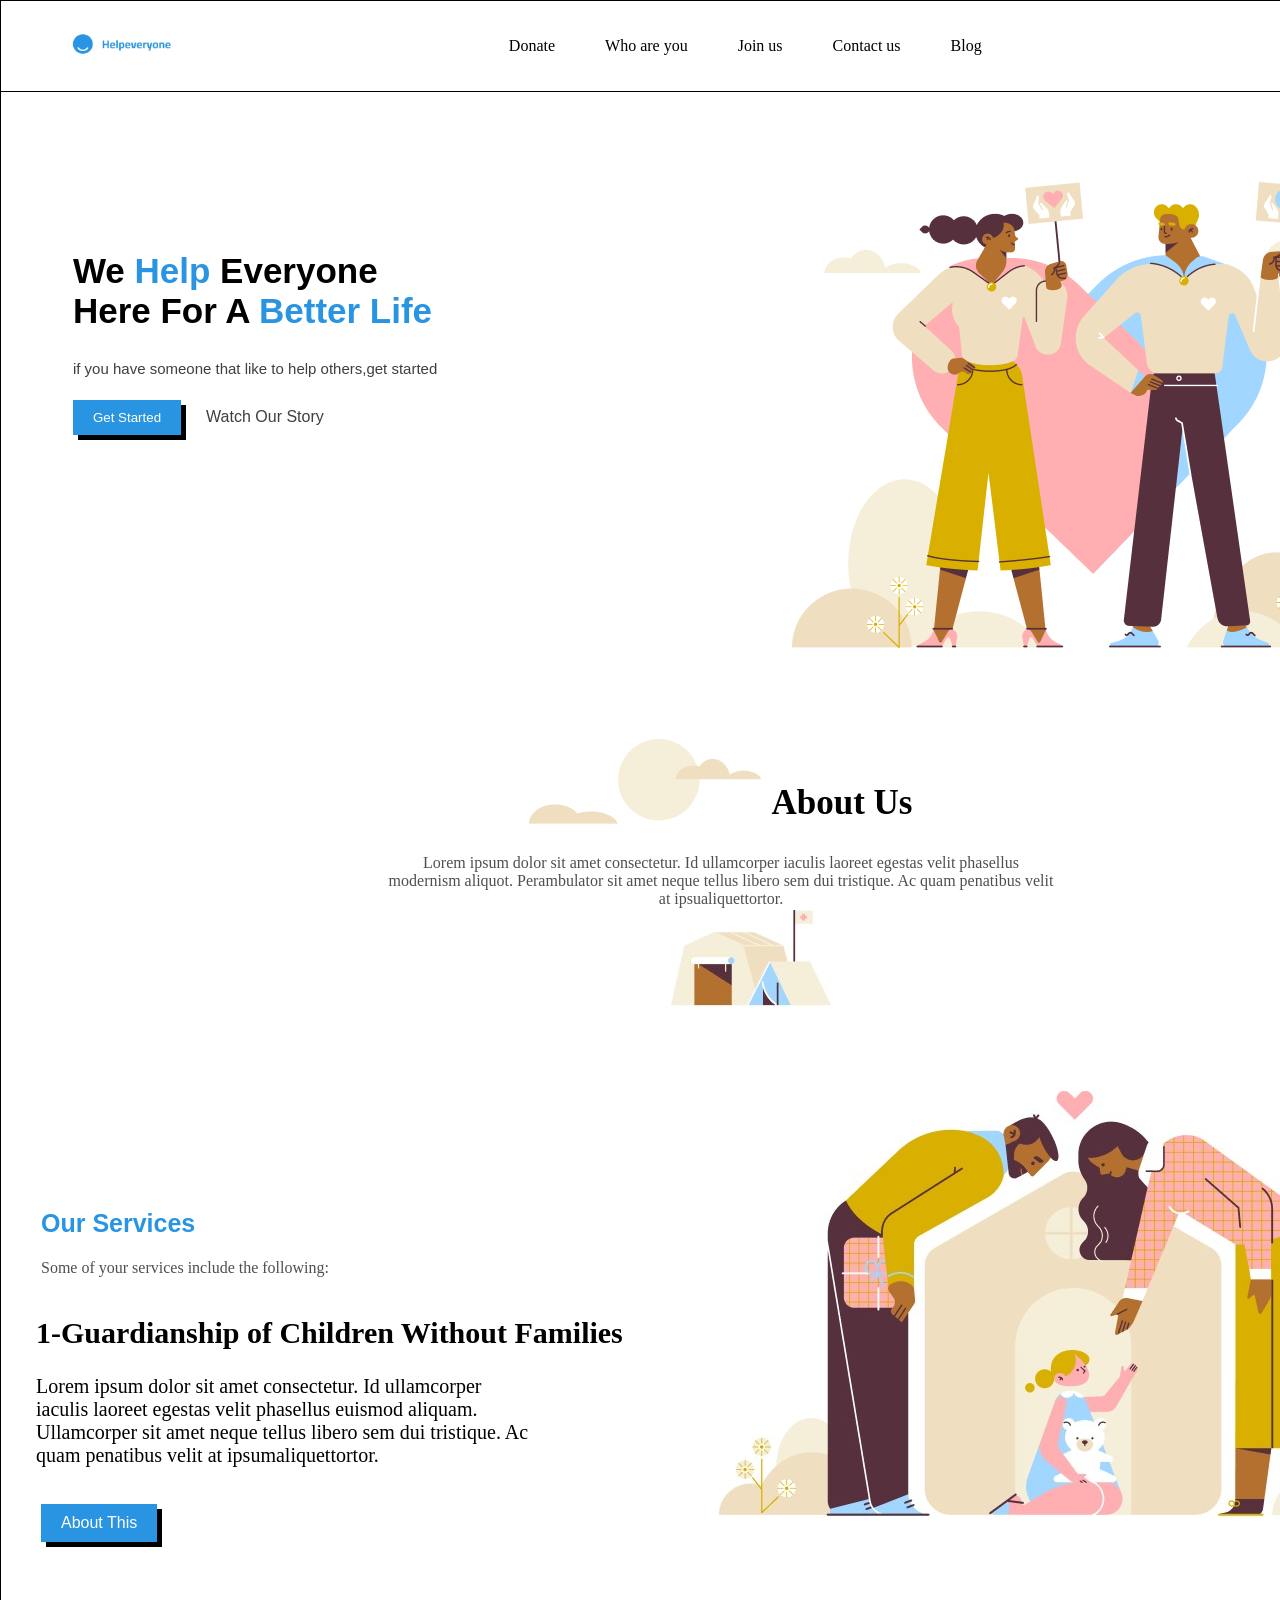
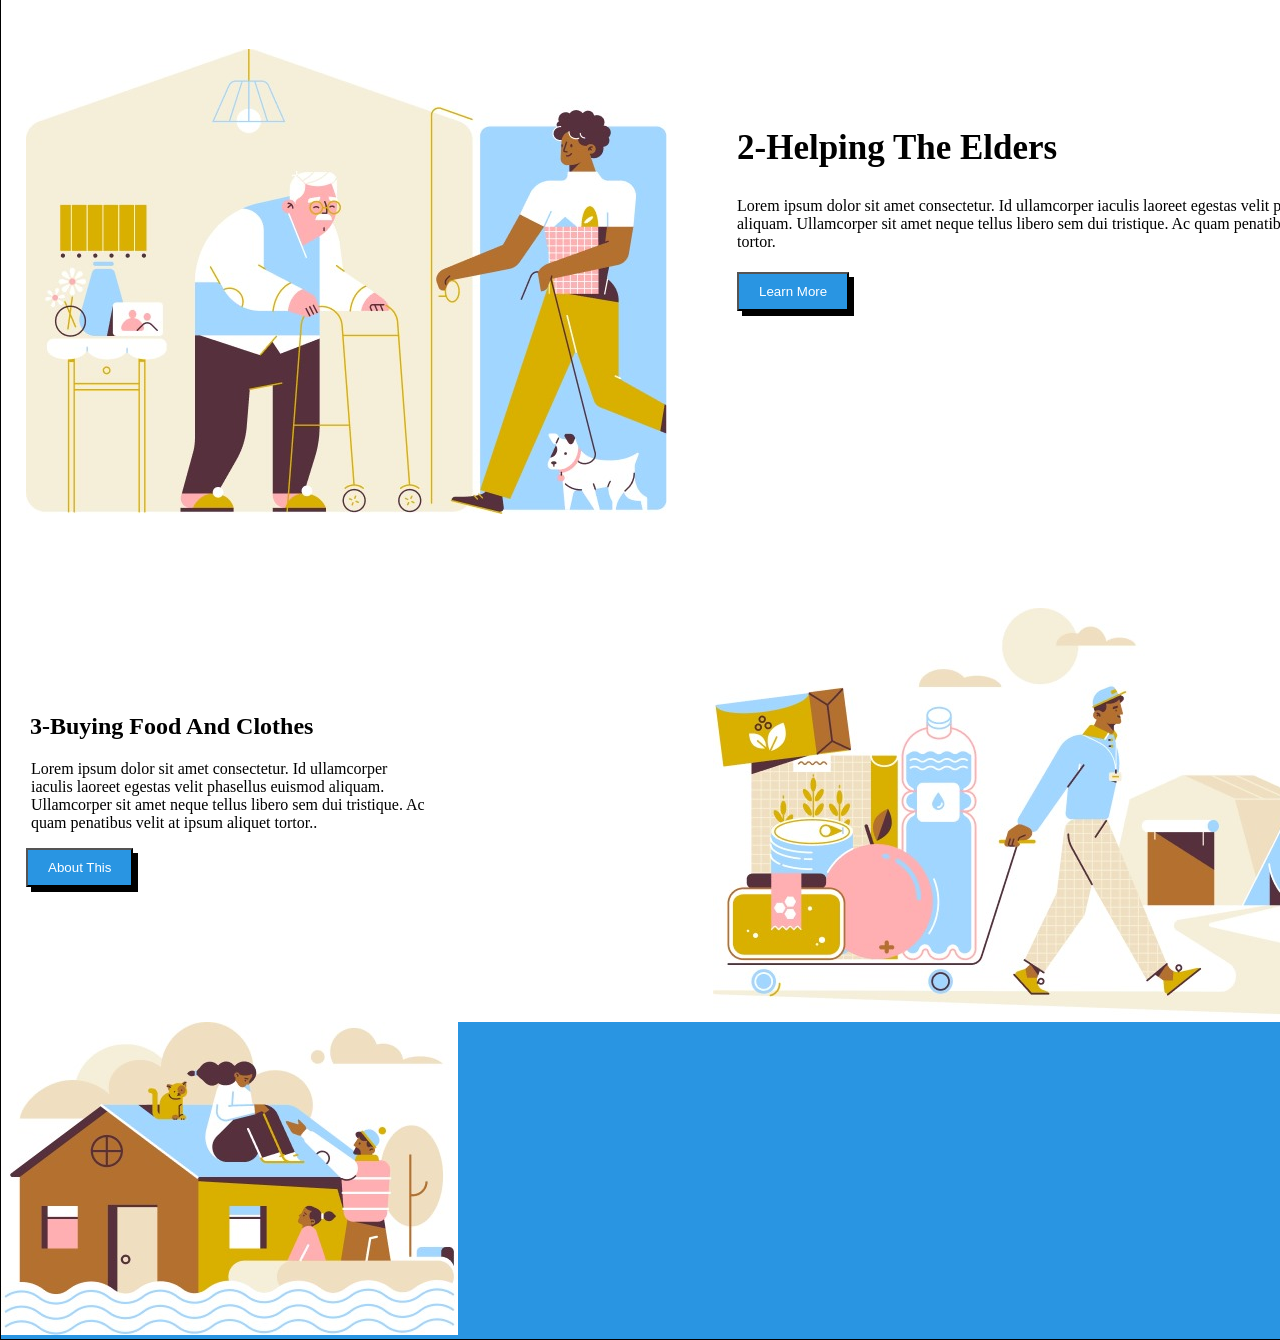
<file: HTML/index.html>
<!DOCTYPE html>
<html lang="en">
<head>
    <meta charset="UTF-8">
    <title>Title</title>
    <link href="style.css" rel="stylesheet" type="text/css" />
</head>
    <body>
        <nav class="header">
            <div class="logo">
                <img src="image/Frame%201.png" alt="Logo">
            </div>

            <div class="menu">
                <ul>
                    <li>Donate</li>
                    <li>Who are you</li>
                    <li>Join us</li>
                    <li>Contact us</li>
                    <li>Blog</li>
                </ul>
            </div>

    <div class="login">
        <button class="first_button">Sign Up</button>
    </div>
</nav>

<section class="second">
    <div class="Text">
        <h1>We <span>Help</span> Everyone <br> Here For A <span>Better Life</span></h1>

        <div>
            <p class="another_text"> if you have someone that like to help others,get started</p>
        </div>


        <div class="another_button">
            <button class="second_button"> Get Started</button>
            <p> Watch Our Story</p>
        </div>
    </div>

    <div class="second_image">
        <img src="image/Group%2016.png" alt="">
    </div>
</section>

<section class="third">
    <div class="second_heading">
        <div class="image">
            <img src="image/SUN%20&%20CLOUDS.png" alt="">
        </div>
        <div class="text">
            <h1> About Us </h1>
        </div>
    </div>

    <div class="fourth_text">
        <p> Lorem ipsum dolor sit amet consectetur. Id ullamcorper iaculis laoreet egestas velit phasellus
        <br>modernism aliquot. Perambulator sit amet neque tellus libero sem dui tristique. Ac quam penatibus velit
        <br> at ipsualiquettortor.</p>
    </div>

    <div class="middle_pics">
        <img src="image/first%20picture.jpg" alt="">
    </div>
</section>
        <section class="navbar2">
            <div>
                <div class="services">
                    <h1>Our Services</h1>
                    <p>Some of your services include the following:</p>
                </div>

                <div class="firstOne">
                    <h2>1-Guardianship of Children Without Families</h2>
                    <p>Lorem ipsum dolor sit amet consectetur. Id ullamcorper
                        <br>iaculis laoreet egestas velit phasellus euismod aliquam.
                        <br>Ullamcorper sit amet neque tellus libero sem dui tristique. Ac
                        <br>quam penatibus velit at ipsumaliquettortor.</p>
                </div>

                <div class="third_button">
                    <button aria-label="Learn more about guardianship services">About This</button>
                </div>
            </div>

            <div class="second_logo">
                <img src="image/second picture.jpg">
            </div>
        </section>

        <section class="third_section">

            <div class="third_section_image">
                <img src="image/third picture.jpg" alt="Elders Support">
            </div>

            <div class="third_section_content">
                <h1>2-Helping The Elders</h1>
                <p>Lorem ipsum dolor sit amet consectetur. Id ullamcorper iaculis
                    laoreet egestas velit phasellus euismod aliquam. Ullamcorper sit amet neque
                    tellus libero sem dui tristique. Ac quam penatibus velit at ipsum aliquet tortor.</p>

                <div class="third_section_button">
                    <button aria-label="Learn more about helping the elders">Learn More</button>
                </div>
            </div>
        </section>

        <section class="navbar4">

                <div class="fourth_section">
                    <h2> 3-Buying Food And Clothes</h2>
                    <p>Lorem ipsum dolor sit amet consectetur. Id ullamcorper
                    <br>iaculis laoreet egestas velit phasellus euismod aliquam.
                    <br>Ullamcorper sit amet neque tellus libero sem dui tristique. Ac
                    <br> quam penatibus velit at ipsum aliquet tortor..</p>

                    <div class="fourth_button">
                        <button aria-label="Learn more about guardianship services">About This</button>
                    </div>
                </div>

            <div class="fourth_logo">
                <img src="image/Fourth%20picture.jpg" alt="">
            </div>
        </section>

        <section class="fifth_section">
            <div class="fifth_section_image">
                <img src="image/Fifth%20picture.jpg" alt="">
            </div>
        </section>

    </body>
</html>
</file>
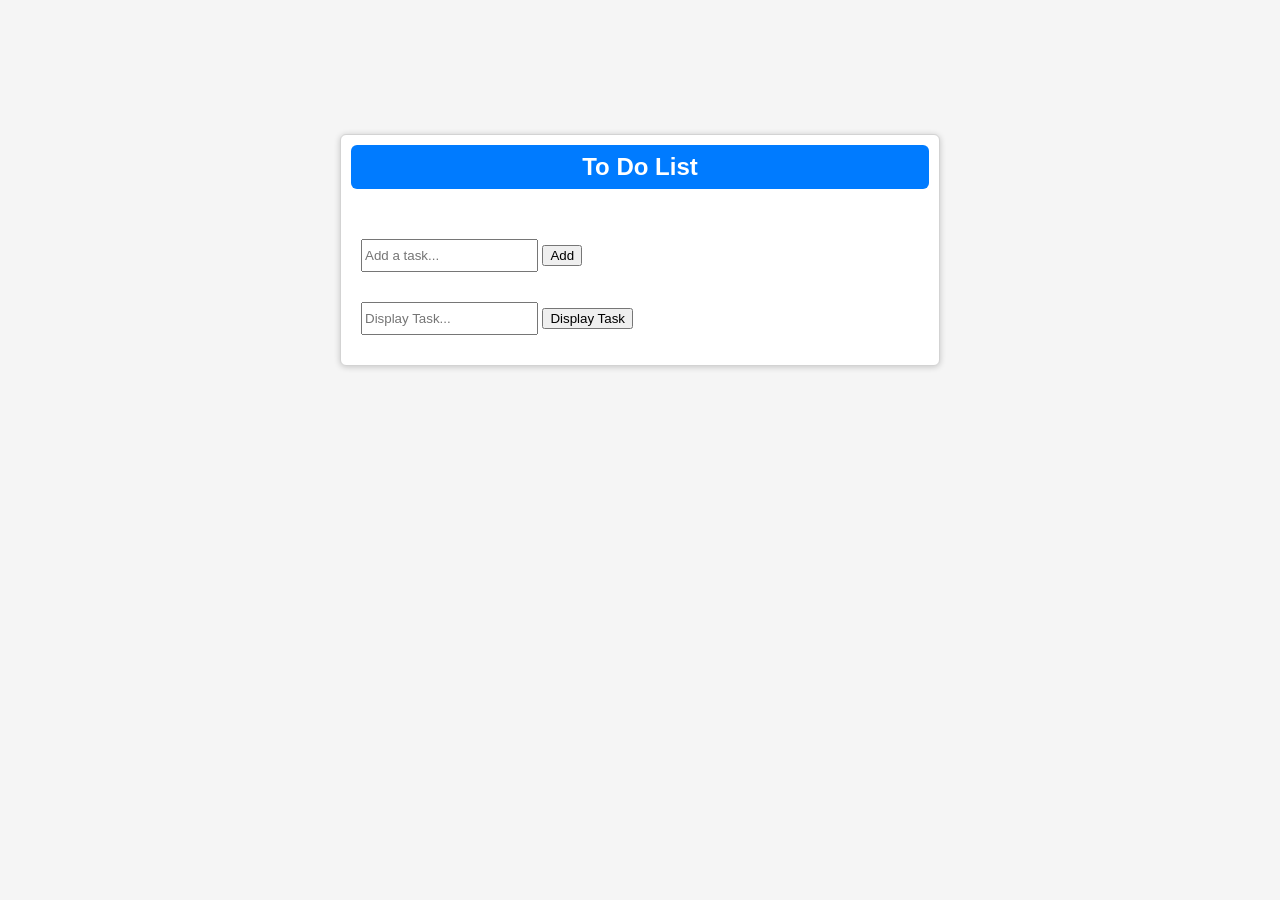
<file: HTML/html2.html>
<!DOCTYPE html>
<html lang="en">
<head>
    <meta charset="UTF-8">
    <meta name="viewport" content="width=device-width, initial-scale=1.0">
    <link rel="stylesheet" href="style2.css">
    <title>My To Do List</title>
</head>
<body>
<div id="container">
    <header>
        <div id="logo">
            <h1 class="title">To Do List</h1>
        </div>
    </header>


    <form type = "submit"id="add-Task">
        <input type="text" placeholder="Add a task..." />
        <button>Add</button>
    </form>

    <form type = " submit" id="display-task">
        <input type="text" placeholder="Display Task..." />
        <button>Display Task</button>
    </form>
</div>
</body>
</html>
</file>
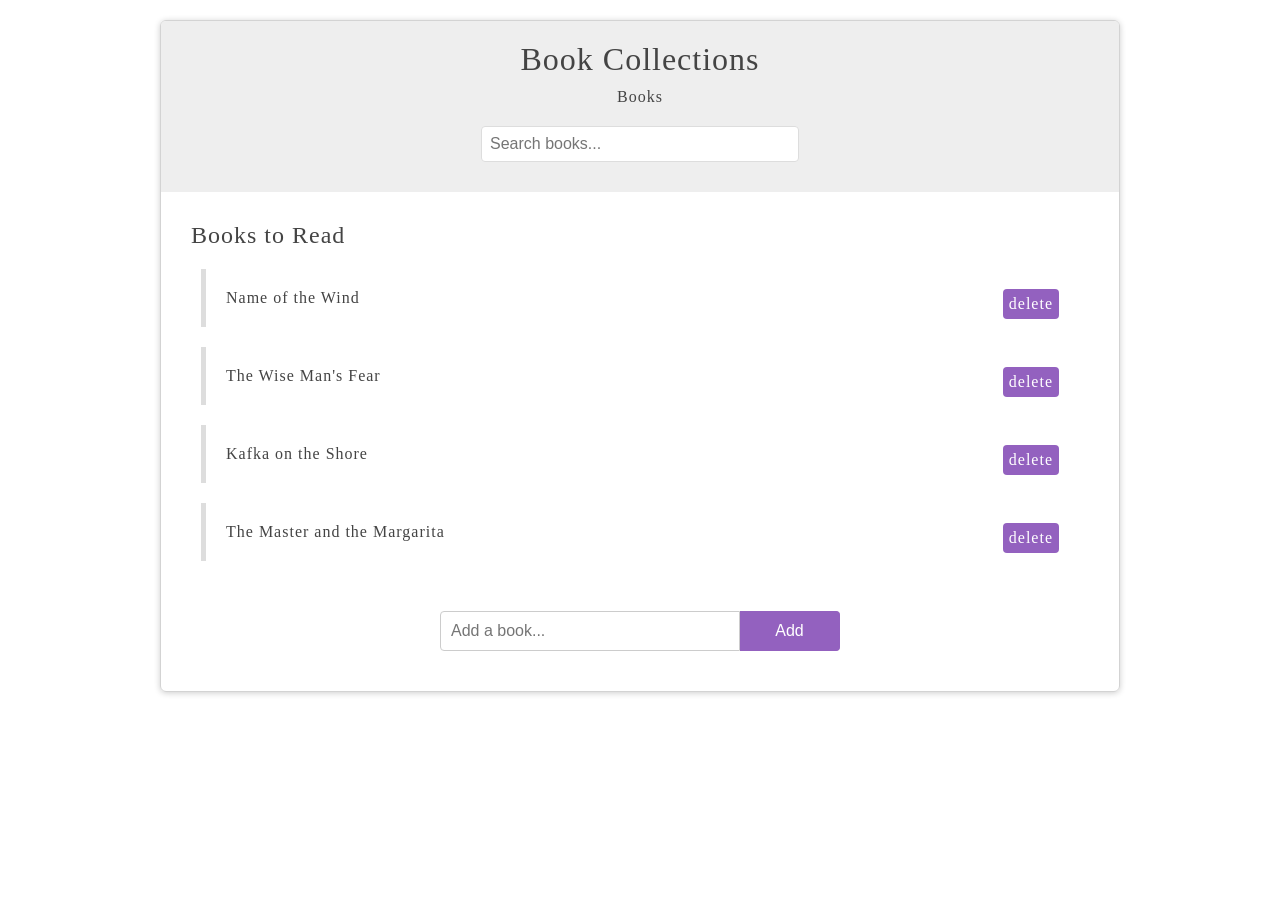
<file: HTML/index1.html>
<!DOCTYPE html>
<html>
<head>
    <meta charset="utf-8">
    <link href="index1.css" rel="stylesheet" />
    <title>JavaScript DOM </title>
    <script src="Script.js" defer></script>
</head>
<body>
<div id="wrapper">
    <header>
        <div id="page-banner">
            <h1 class="title"> Book Collections</h1>
            <p>Books</p>
            <form id="search-books">
                <input type="text" placeholder="Search books..." />
            </form>
        </div>
    </header>
    <div id="book-list">
        <h2 class="title">Books to Read</h2>
        <ul>
            <li>
                <span class="name ">Name of the Wind</span>
                <span class="delete">delete</span>
            </li>
            <li>
                <span class="name">The Wise Man's Fear</span>
                <span class="delete">delete</span>
            </li>
            <li>
                <span class="name">Kafka on the Shore</span>
                <span class="delete">delete</span>
            </li>
            <li>
                <span class="name">The Master and the Margarita</span>
                <span class="delete">delete</span>
            </li>
        </ul>
    </div>
    <form type = "submit"id="add-book">
        <input type="text" placeholder="Add a book..." />
        <button>Add</button>
    </form>

</div>
</body>
</html>
</file>
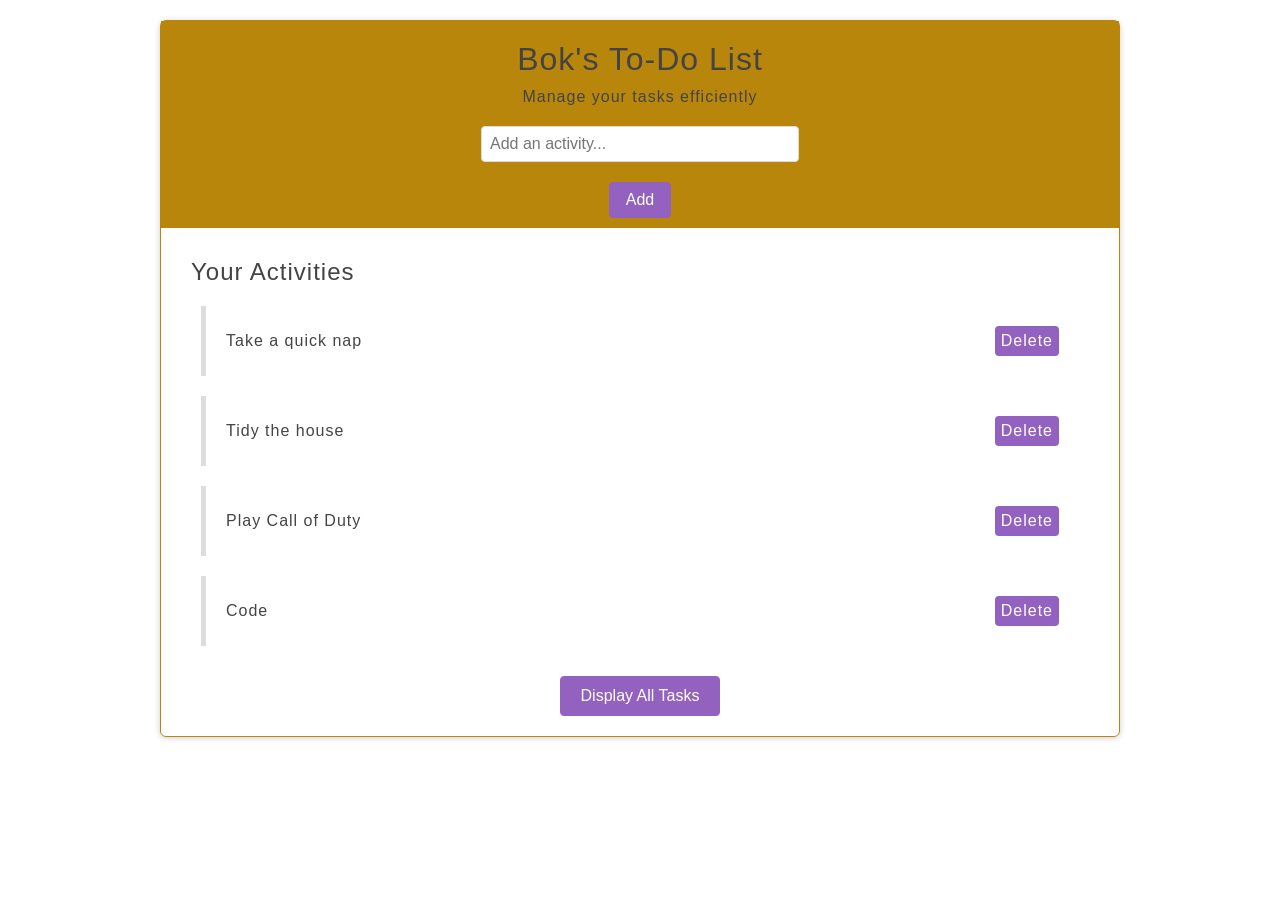
<file: HTML/To Do List.html>
<!DOCTYPE html>
<html lang="en">
<head>
    <meta charset="UTF-8">
    <meta name="viewport" content="width=device-width, initial-scale=1.0">
    <link href="ToDoList.css" rel="stylesheet">
    <title>JavaScript DOM - To-Do List</title>
    <script src="To Do List.js" defer></script>
</head>
<body>
<div id="wrapper">
    <header>
        <div id="page-banner">
            <h1 class="title">Bok's To-Do List</h1>
            <p>Manage your tasks efficiently</p>
            <form id="search-books">
                <input type="text" placeholder="Add an activity..." aria-label="Add a new task">
                <button type="submit">Add</button>
            </form>
        </div>
    </header>
    <div id="book-list">
        <h2 class="title">Your Activities</h2>
        <ul>
            <li>
                <span class="name">Take a quick nap</span>
                <span class="delete">Delete</span>
            </li>
            <li>
                <span class="name">Tidy the house</span>
                <span class="delete">Delete</span>
            </li>
            <li>
                <span class="name">Play Call of Duty</span>
                <span class="delete">Delete</span>
            </li>
            <li>
                <span class="name">Code</span>
                <span class="delete">Delete</span>
            </li>
        </ul>
    </div>
    <form id="display-task">
        <button type="submit">Display All Tasks</button>
    </form>
</div>
</body>
</html>
</file>
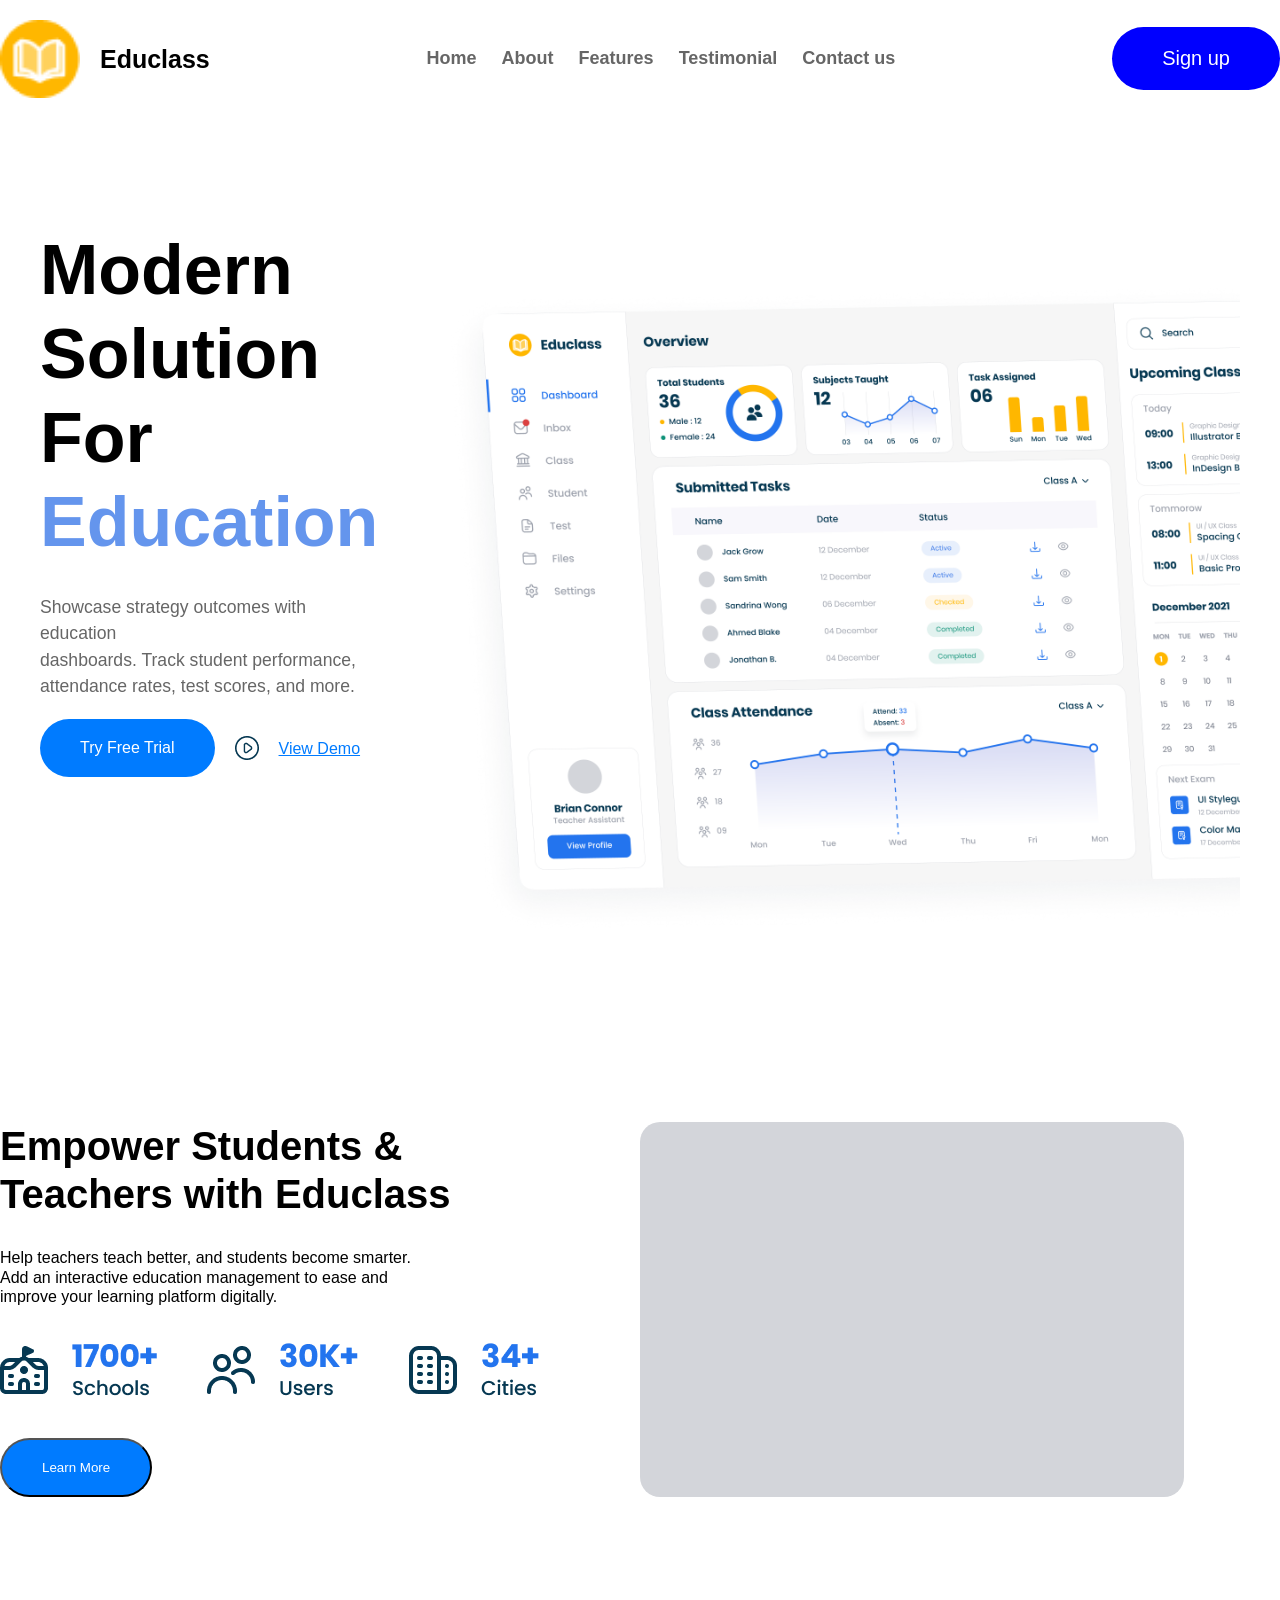
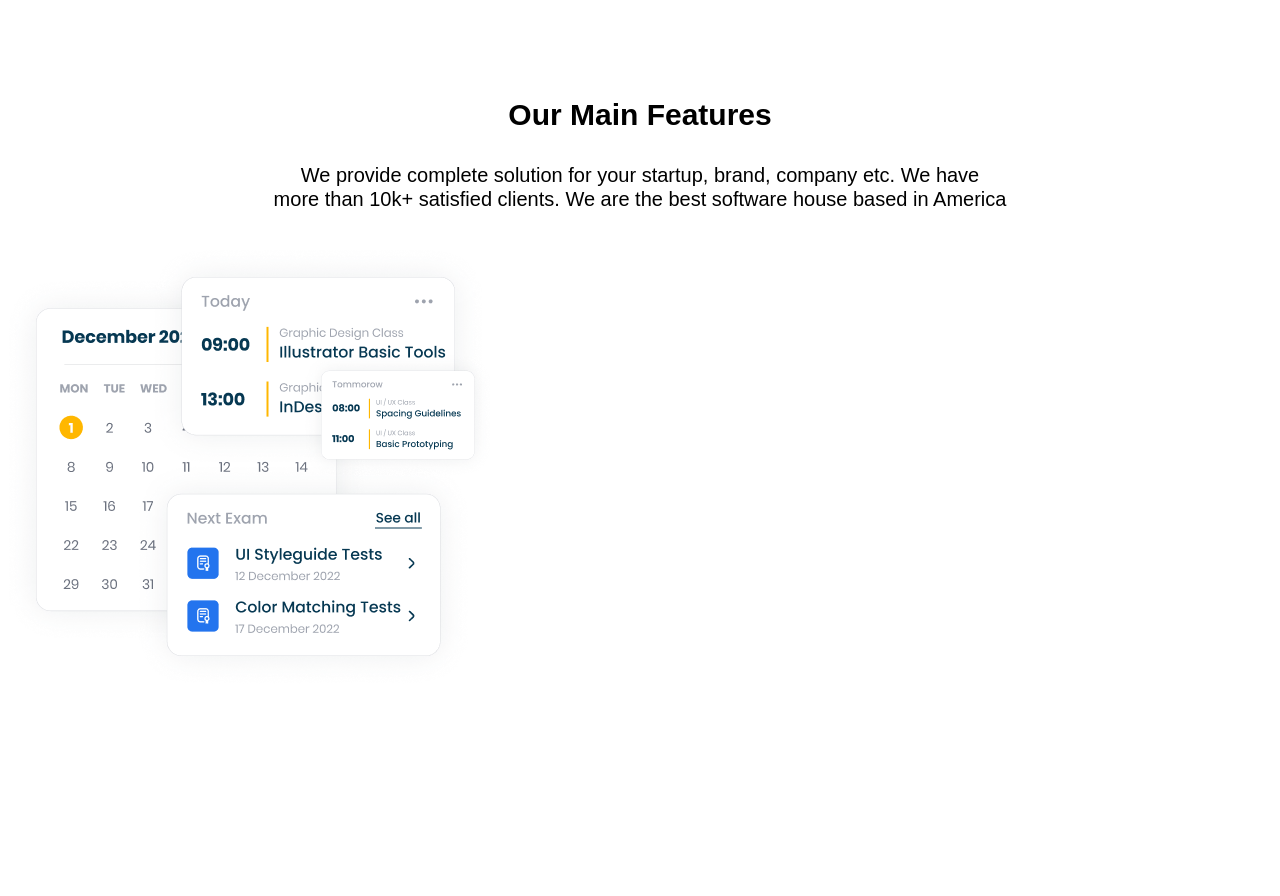
<file: untitled/src/Landing page/LandingPage.html>
<!DOCTYPE html>
<html lang="en">
<head>
    <meta charset="UTF-8">
    <meta name="viewport" content="width=device-width, initial-scale=1.0">
    <title>Education</title>
    <link rel="stylesheet" href="./style.css">
</head>
<body>
<header id="header">
    <div class="logo-box">
        <img class="Website-Logo" src="images/Group%2013.png" alt="Community Helpers">
        <h3>Educlass</h3>
    </div>

    <div class="header-content">
        <nav class="nav-bar">
            <ul>
                <li><a class="nav-link" href="#">Home</a></li>
                <li><a class="nav-link" href="#">About</a></li>
                <li><a class="nav-link" href="#">Features</a></li>
                <li><a class="nav-link" href="#">Testimonial</a></li>
                <li><a class="nav-link" href="#">Contact us</a></li>
            </ul>
        </nav>
    </div>

    <div>
        <button class="signUp-btn">Sign up</button>
    </div>
</header>

<section id="second-section">
    <div class="second-section-content">
        <h1>Modern <br>Solution For <br> <span>Education</span></h1>
        <p class="description">Showcase strategy outcomes with education <br> dashboards. Track student performance, <br> attendance rates, test scores, and more.</p>
        <div class="button-demo-container">
            <button class="second-section-content-button">Try Free Trial</button>
            <img class="play-image" src="images/Group%2014320.png" alt="Play">
            <p class="view-demo">View Demo</p>
        </div>
    </div>
    <div class="second-image">
        <img class="second-logo" src="images/Dashboard.png" alt="Community Helpers">
    </div>
</section>

<section id="third-section">
    <div class="third-section-content">
        <h1> Empower Students & <br>Teachers with Educlass</h1>
        <p> Help teachers teach better, and students become smarter. <br>Add an interactive education management to ease and <br>improve your learning platform digitally.</p>
        <div class="image-container">
            <img class="school" src="images/school" alt="Community Helpers">
            <img class="user" src="images/user" alt="Community Helpers">
            <img class="cities" src="images/cities" alt="Community Helpers">
        </div>
        <button class="third-section-content-button"> Learn More </button>
    </div>
    <div class="empty-div">
    </div>
</section>
    <section id="fourth-section">
        <div class="middle-header">
           <h1> Our Main Features</h1>
            <p> We provide complete solution for your startup, brand, company etc. We have <br> more than 10k+ satisfied clients. We are the best software house based in America</p>
        </div>
        <div class="middle-content">
            <img class="middle-logo" src="images/middleImage.png" alt="Community Helpers">
        </div>
    </section>
</body>
</html>
</file>
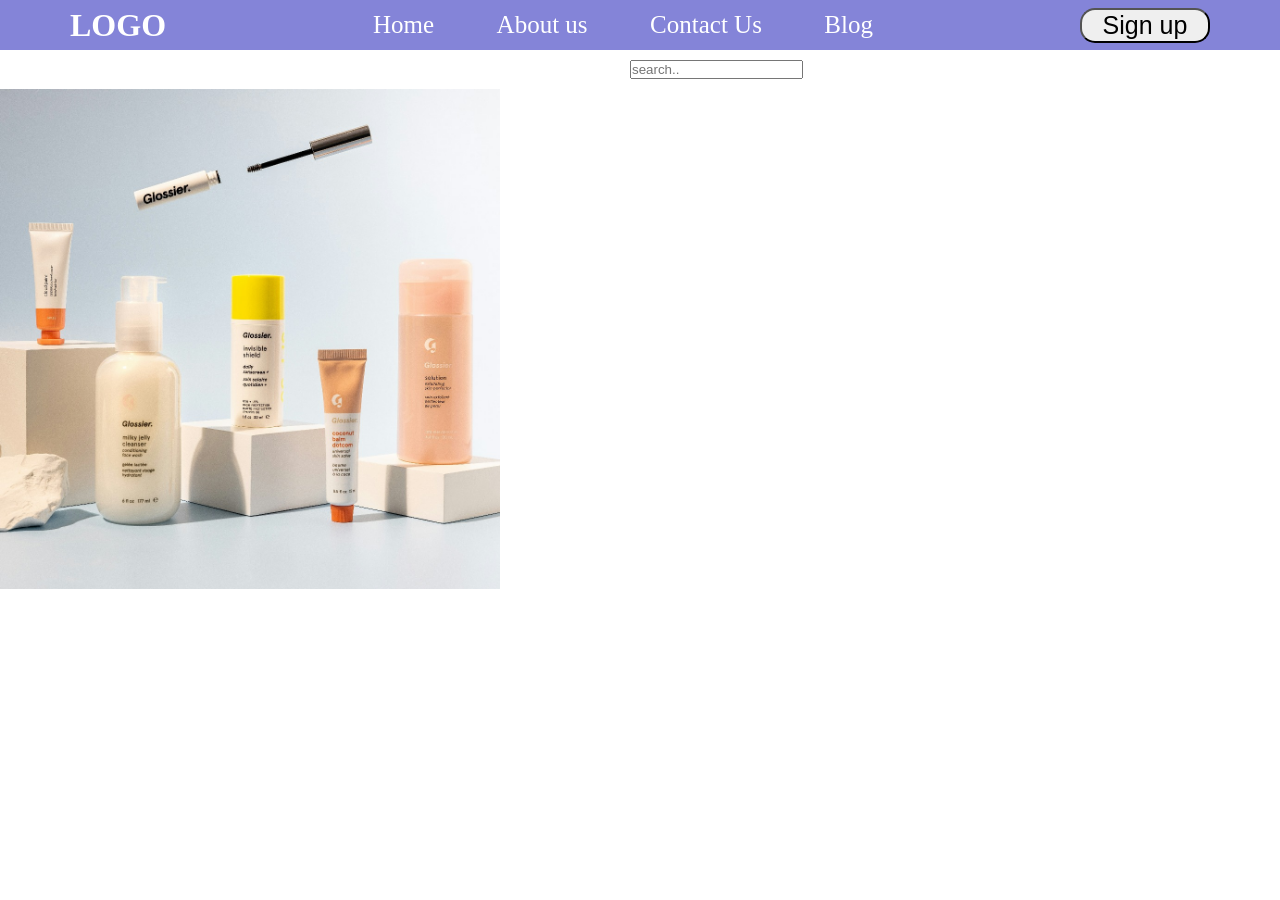
<file: untitled/src/ProductApp/product.html>
<!DOCTYPE html>
<html lang="en">
<head>
    <meta charset="UTF-8">
    <title>Title</title>
    <link rel="stylesheet" href="style.css">
</head>
<body>
<div class="MainContainer">
    <div class="mainWrapper">
        <div class="firstNavBar">
            <div class="navBarContainer">
                <div>
                    <h1> LOGO </h1>
                </div>
                <div class="navLinks">
                    <ul>
                        <li><a href=""> Home </a></li>
                        <li><a href=""> About us </a></li>
                        <li><a href=""> Contact Us </a></li>
                        <li><a href=""> Blog </a></li>
                    </ul>
                </div>
                <div>
                    <div class="signUp">
                        <button> Sign up </button>
                    </div>
                </div>
            </div>
            <div class="searchContainer">
                <input placeholder="search.." type="search" name="" id="">
            </div>
            <div class="ImagesContainer">
                <img src="image/product.jpeg"alt="">
            </div>
        </div>
    </div>
</div>
</body>
<script src="product.js"></script>
</html>
</file>
<file: HTML/style.css>
body {
    margin: 0 auto;
    border: 1px solid black;
    outline: 2px solid black;
    width: 1440px;
}

nav {
    display: flex;
    justify-content: space-between;
    align-items: center;
    padding: 20px 70px;
    border-bottom: 1px solid black;
}

.logo img {
    width: 100px;
    cursor: pointer;
}

.menu ul {
    list-style: none;
    display: flex;
    justify-content: space-between;
    align-items: center;
    gap: 50px;
    cursor: pointer;
}

.menu ul li {
    list-style: none;
    cursor: pointer;
}

.first_button {
    padding: 5px 20px;
}

.first_button button {
    border-radius: 0.375rem;
    border: none;
    font-size: 1rem;
}

.login {
    display: flex;
    align-items: center;
}

.Text {
    margin-right: 40px;
    padding-right: 220px;
}

.second_image {
    display: flex;
}

.second {
    display: flex;
    justify-content: center;
    padding-top: 90px;
}

.another_text{
    font-size: 2px;
    color: #3F3F3F;
}

.second h1 {
    font-weight: bold;
    font-family: "Segoe UI", Tahoma, Geneva, Verdana, sans-serif;
    font-size: 35px;
    padding-top: 40px;
    margin-right: 100px;
}

.second p {
    font-size: 15px;
    font-family: Arial, Helvetica, sans-serif;
}

.second span {
    color: #2995E2;
}

.another_button {
    display: flex;
    align-items: center;
    gap: 25px;
}

.another_button p {
    color: #3F3F3F;
    font-size: 16px;
}

.second_button {
    padding: 10px  20px;
    box-shadow: 5px 5px black;
    background-color: #2995E2;
    color: white;
    border: none;
}

.second_heading{
    display: flex;
    justify-content: center;
    padding-top: 90px;
    gap: 10px;
}

.text h1{
    font-size: 35px;
    padding-top: 15px;
}

.fourth_text p{
    text-align: center;
    margin: 2px;
    color: #4F4F4F;
}

.middle_pics{
   padding-left: 670px;
}

.services{
    padding-left: 35px;
    padding-top: 97px;
}
.services h1 {
    padding-left: 5px;
    font-family: Cairo, Arial, Helvetica, sans-serif ;
    font-size: 25px;
    color: #2995E2;
}

.services p {
    color: #4F4F4F;
    padding-left: 5px;
    padding-bottom: 15px;
}

.firstOne {
    padding-left: 35px;
    font-size: 20px;
}

.firstOne h2{
    padding-right: 2px;
}

.navbar2{
    padding-top: 80px;
    display: flex;
    justify-content: space-between;
}

.third_button{
    padding-left: 20px;
    margin-left: 20px;
}

.third_button button {
    padding: 10px 20px;
    margin: 17px 0;
    background-color: #2995E2;
    color: white;
    border: none;
    box-shadow: 5px 5px black;
    font-size: 16px;
    cursor: pointer;
}


.third_button button:active {
    background-color: #15609e;
}

.third_section{
    display: flex;
}

.third_sub{
    display: flex;
}

.third_section h1 {
    font-size: 35px;
    padding-top: 140px;
    padding-left: 70px;

}

.third_section_image{
    padding-top: 90px;
    padding-left: 25px;
}

.third_section p{
    padding-left: 70px;
}

.third_section_button{
    padding-left: 70px;
    padding-top: 5px;
    padding-bottom: 5px;
}

.third_section_button button{
    background-color: #2995E2;
    color: white;
    padding: 10px 20px;
    box-shadow: 5px 5px black;
    cursor: pointer;
}

.third_section_button button:active {
    background-color: #15609e;
}

.fourth_section h2{
    padding-left: 29px;
    padding-top: 100px;
}

.navbar4 p{
    padding-left: 30px;
}

.navbar4 {
    display: flex;
    justify-content: space-between;
}

.fourth_button{
    padding-left: 25px;
}

.fourth_button button{
    padding: 10px 20px;
    box-shadow: 5px 5px black;
    color: white;
    background-color: #2995E2;
    cursor: pointer;
}

.fourth_button button:active {
    background-color: #15609e;
}

.fourth_section{
    padding-top: 75px;
}

.fourth_logo img{
    padding-top: 90px;
    padding-right: 50px;
}

.fifth_section{
    background-color: #2995E2;
}

@media (max-width: 768px) {
    .third_button button {
        padding: 8px 15px;
        font-size: 14px;
    }
}
</file>
<file: HTML/style2.css>
body {
    margin: 0;
    padding: 0;
    min-height: 100vh;
    display: flex;
    justify-content: center;
    align-items: center;
    font-family: Arial, sans-serif;
    background-color: #f5f5f5;
}
#container {

    width: 90%;
    max-width: 600px;
    margin-top: -400px;
    border-radius: 6px;
    box-shadow: 0px 1px 6px rgba(0,0,0,0.2);
    box-sizing: border-box;
    padding: 10px;
    overflow: hidden;
    border: 1px solid lightgray;
    background-color: white;

}

#container header{
    border-radius: 6px;
}
header {
    width: 100%;
    background-color: #007bff;
    text-align: center;
    padding: 8px 0;
    border-radius: 4px 4px 0 0;
}

#logo .title {
    margin: 0;
    font-size: 1.5em;
    color: white;
}

/*#add-task{*/
/*    margin-top: 10px;*/
/*    width: 100%;*/
/*    max-width: 300px;*/
/*    margin-left: auto;*/
/*    margin-right: auto;*/
/*}*/

/*#add-task{*/
/*    width: 400px;*/
/*    margin: 0 auto;*/
/*    padding-top: 60px;*/
/*}*/

/*#add-task input{*/
/*    display: block;*/
/*    margin: 20px 0;*/
/*    padding: 10px;*/
/*    border: 1px solid #ccc;*/
/*    font-size: 16px;*/
/*    border-radius: 4px 0 0 4px;*/
/*    box-sizing: border-box;*/
/*    width: 300px;*/
/*    float: left;*/
/*}*/

/*#add-task button{*/
/*    border: 1px solid #9361bf;*/
/*    background: #9361bf;*/
/*    padding: 10px 20px;*/
/*    font-size: 16px;*/
/*    display: inline-block;*/
/*    margin: 0;*/
/*    border-radius: 0 4px 4px 0;*/
/*    cursor: pointer;*/
/*    width: 100px;*/
/*    float: left;*/
/*    margin: 20px 0;*/
/*    border-left: 0;*/
/*    color: white;*/
/*}*/

/*#add-task:after{*/
/*    content: '';*/
/*    display: block;*/
/*    clear:both;*/
/*}*/



#add-Task{
    padding-top: 50px;
    padding-bottom: 10px;
    padding-left: 10px;
}

#add-Task input{
    padding-top: 7px;
    padding-bottom: 7px;
}

#display-task{
    padding-top:  20px;
    padding-bottom:  20px;
    padding-left: 10px;

}

#display-task input{
    padding-top: 7px;
    padding-bottom: 7px;
}
</file>
<file: HTML/index1.css>
body{
    font-family: Tahoma;
    color: #444;
    letter-spacing: 1px;
}

h1, h2{
    font-weight: normal;
}

#wrapper{
    width: 90%;
    max-width: 960px;
    margin: 20px auto;
    border-radius: 6px;
    box-shadow: 0px 1px 6px rgba(0,0,0,0.2);
    box-sizing: border-box;
    padding: 0 0 20px;
    overflow: hidden;
    border: 1px solid lightgray;
}

#page-banner{
    background: #eee ;
    padding: 10px 0;

}

#page-banner h1, #page-banner p{
    width: 100%;
    text-align: center;
    margin: 10px 0;
}

#page-banner input{
    width: 90%;
    max-width: 300px;
    margin: 20px auto;
    display: block;
    padding: 8px;
    border: 1px solid #ddd;
    border-radius: 4px;
    font-size: 16px;
    color: #444;
}

#book-list, #add-book, #tabbed-content{
    margin: 30px;
}

#book-list ul, #tabbed-content ul{
    list-style-type: none;
    padding: 0;
}

#book-list li{
    padding: 20px;
    border-left: 5px solid #ddd;
    margin: 20px 10px;
}

#book-list li:hover{
    border-color: #9361bf;
}

.delete{
    float: right;
    background: #9361bf;
    padding: 6px;
    border-radius: 4px;
    cursor: pointer;
    color: white;
}

.delete:hover{
    background: #333;
}

#add-book{
    width: 400px;
    margin: 0 auto;
}

#add-book input{
    display: block;
    margin: 20px 0;
    padding: 10px;
    border: 1px solid #ccc;
    font-size: 16px;
    border-radius: 4px 0 0 4px;
    box-sizing: border-box;
    width: 300px;
    float: left;
}

#add-book button{
    border: 1px solid #9361bf;
    background: #9361bf;
    padding: 10px 20px;
    font-size: 16px;
    display: inline-block;
    margin: 0;
    border-radius: 0 4px 4px 0;
    cursor: pointer;
    width: 100px;
    float: left;
    margin: 20px 0;
    border-left: 0;
    color: white;
}

#add-book:after{
    content: '';
    display: block;
    clear:both;
}
</file>
<file: HTML/ToDoList.css>
body {
    font-family: Tahoma, sans-serif;
    color: #444;
    letter-spacing: 1px;
    margin: 0;

}

h1, h2 {
    font-weight: normal;
    margin: 10px 0;
}

#wrapper {
    width: 90%;
    max-width: 960px;
    margin: 20px auto;
    border-radius: 6px;
    box-shadow: 0 1px 6px rgba(0, 0, 0, 0.2);
    box-sizing: border-box;
    padding: 0 0 20px;
    border: 1px solid darkgoldenrod;
}

#page-banner {
    background: darkgoldenrod;
    padding: 10px 0;
    text-align: center;
}

#page-banner h1,
#page-banner p {
    width: 100%;
    margin: 10px 0;
}

#page-banner input {
    width: 90%;
    max-width: 300px;
    margin: 20px auto;
    display: block;
    padding: 8px;
    border: 1px solid #ddd;
    border-radius: 4px;
    font-size: 16px;
    color: #444;
}

#page-banner button {
    background: #9361bf;
    color: white;
    border: 1px solid #9361bf;
    padding: 8px 16px;
    border-radius: 4px;
    cursor: pointer;
    font-size: 16px;
}

#page-banner button:hover {
    background: #333;
    border-color: #333;
}

#book-list,
#add-book {
    margin: 30px;
}

#book-list ul {
    list-style-type: none;
    padding: 0;
}

#book-list li {
    padding: 20px;
    border-left: 5px solid #ddd;
    margin: 20px 10px;
    display: flex;
    justify-content: space-between;
    align-items: center;
}

#book-list li:hover {
    border-color: #9361bf;
}

.delete {
    background: #9361bf;
    padding: 6px;
    border-radius: 4px;
    cursor: pointer;
    color: white;
}

.delete:hover {
    background: #333;
}

#display-task {
    width: 400px;
    margin: 0 auto;
    text-align: center;
}

#display-task button {
    border: 1px solid #9361bf;
    background: #9361bf;
    padding: 10px 20px;
    font-size: 16px;
    border-radius: 4px;
    cursor: pointer;
    color: white;
}

#display-task :hover {
    background: #333;
    border-color: #333;
}


#display-task:after {
    content: '';
    display: block;
    clear: both;
}
</file>
<file: untitled/src/Landing page/style.css>
* {
    margin: 0;
    padding: 0;
    box-sizing: border-box;
}

body {
    font-family: 'Poppins', sans-serif;
    background-color: white;
    color: black;
    font-weight: 400;
    line-height: 1.2;
    max-width: 1700px;
    margin: 0 auto;
    padding-bottom: 200px;
}

#header {
    display: flex;
    justify-content: space-between;
    align-items: center;
    padding-top: 20px;
}

.logo-box {
    display: flex;
    align-items: center;
    gap: 20px;
}

.Website-Logo {
    width: 80px;
    animation-name: grow;
    animation-duration: 3s;
    animation-iteration-count: infinite;
    animation-play-state: running;
}

.logo-box h3 {
    font-size: 25px;
    font-weight: 700;
}

.nav-bar ul {
    list-style: none;
    display: flex;
    gap: 25px;

}

.nav-link {
    text-decoration: none;
    font-size: 18px;
    font-weight: 600;
    color: #666;
}

.nav-link:hover {
    color: #000;
    font-weight: 600;
    transition: all 1s ease-in-out;
    text-decoration: underline;
    padding-bottom: 3px;
}

.signUp-btn {
    font-size: 20px;
    font-weight: 500;
    background-color: blue;
    color: #FFFFFF;
    padding: 20px 50px;
    border: none;
    border-radius: 50px;
}

.signUp-btn:hover {
    background-color: rgb(183, 183, 236);
    color: #111;
    transition: all 1s ease-in-out;
    cursor: pointer;
}

@keyframes grow {
    0% {
        scale: 1;
    }
    50% {
        scale: 1.2;
    }
    100% {
        scale: 1;
    }
}

#second-section {
    display: flex;
    justify-content: space-between;
    align-items: center;
    padding: 40px;
    background-color: white;
    gap: 50px;
    column-gap: 60px;


}

.second-section-content {
    display: flex;
    flex-direction: column;
    align-items: flex-start;
    max-width: 50%;
    padding-bottom: 305px;
}

.second-section-content h1 {
    padding: 90px 0 20px 0;
    font-size: 70px;
    line-height: 1.2;
    margin-bottom: 10px;
    color: black;
}

.second-section-content h1 span {
    color: cornflowerblue;
}

.second-section-content .description {
    font-size: 1.1em;
    line-height: 1.5;
    margin-bottom: 20px;
    color: #666;
}

.button-demo-container {
    display: flex;
    align-items: center;
    gap: 20px;
}

.second-section-content-button {
    padding: 20px 40px;
    font-size: 1em;
    background-color: #007bff;
    color: white;
    border: none;
    border-radius: 50px;
    cursor: pointer;
    transition: background-color 0.3s ease;
}

.second-section-content-button:hover {
    background-color: #0056b3;
}

.view-demo {
    margin: 0;
    font-size: 1em;
    color: #007bff;
    cursor: pointer;
    text-decoration: underline;
}

.view-demo:hover {
    color: #0056b3;
}

.second-image {
    max-width: 90%;
}

.second-logo {
    max-width: 100%;
    height: auto;
}

.third-section-content h1{
    font-size: 40px;
}

.third-section-content p {
    padding: 30px 0;
    font-size: 1em;
}


.image-container .user{
    padding-left: 45px;
}

.image-container .cities{
    padding-left:  45px;
}

.third-section-content-button{
    padding: 20px 40px;
    color: white;
    background-color: #007bff;
    cursor: pointer;
    transition: background-color 0.3s ease;
    border-radius: 50px;
    margin-top: 30px;
}



.third-section-content-button:active{
    background-color: #0056b3;
}

#third-section{
    display: grid;
    grid-template-columns: 1fr 1fr;
}

.empty-div{
    width: 85%;
    height: 100%;
    background-color: #D3D5DA;
    border-radius: 20px;
}

#fourth-section{
    align-content: center;
}

.middle-header {
    text-align: center;
    padding-top: 200px;
    font-size: 20px;
}

.middle-header p {
    padding: 30px 0;
}
</file>
<file: untitled/src/ProductApp/style.css>
*{
    padding:0;
    margin:0;
    box-sizing: border-box;
}
.MainContainer{
    padding:0;
}
.navBarContainer{
    display: flex;
    align-items: center;
    height: 50px;
    justify-content: space-between;
    padding: 0px 70px;
    color:#fff;
    background-color: rgb(132, 132, 216);
}

.navLinks ul{
    list-style:  none;
    display:flex;
    width: 500px;
    justify-content: space-between;
    flex-wrap: wrap;
}

.navLinks a{
    text-decoration:none;
    color:#fff;
    font-size: 25px;
}


.signUp button{
    width:130px;
    height: 35px;
    font-size: 25px;
    bottom: none;
    border-radius: 15px;
    cursor: pointer;

}

.searchContainer{
    width:20px;
    margin: auto;
    padding:10px 0;
    align-items: center;
}

.ImagesContainer img{
    width:500px;
    height:500px
}

.ImagesContainer{
    display: flex;
    justify-content: space-between;
    flex-wrap: wrap;
}

.categoryAndPrice{
    /* display: flex; */
    justify-content: space-between;
    font-family: "poppins", sans-serif;
}

.categoryAndPrice{
    font-weight: 500;
    font-size: 18px;
}
</file>
